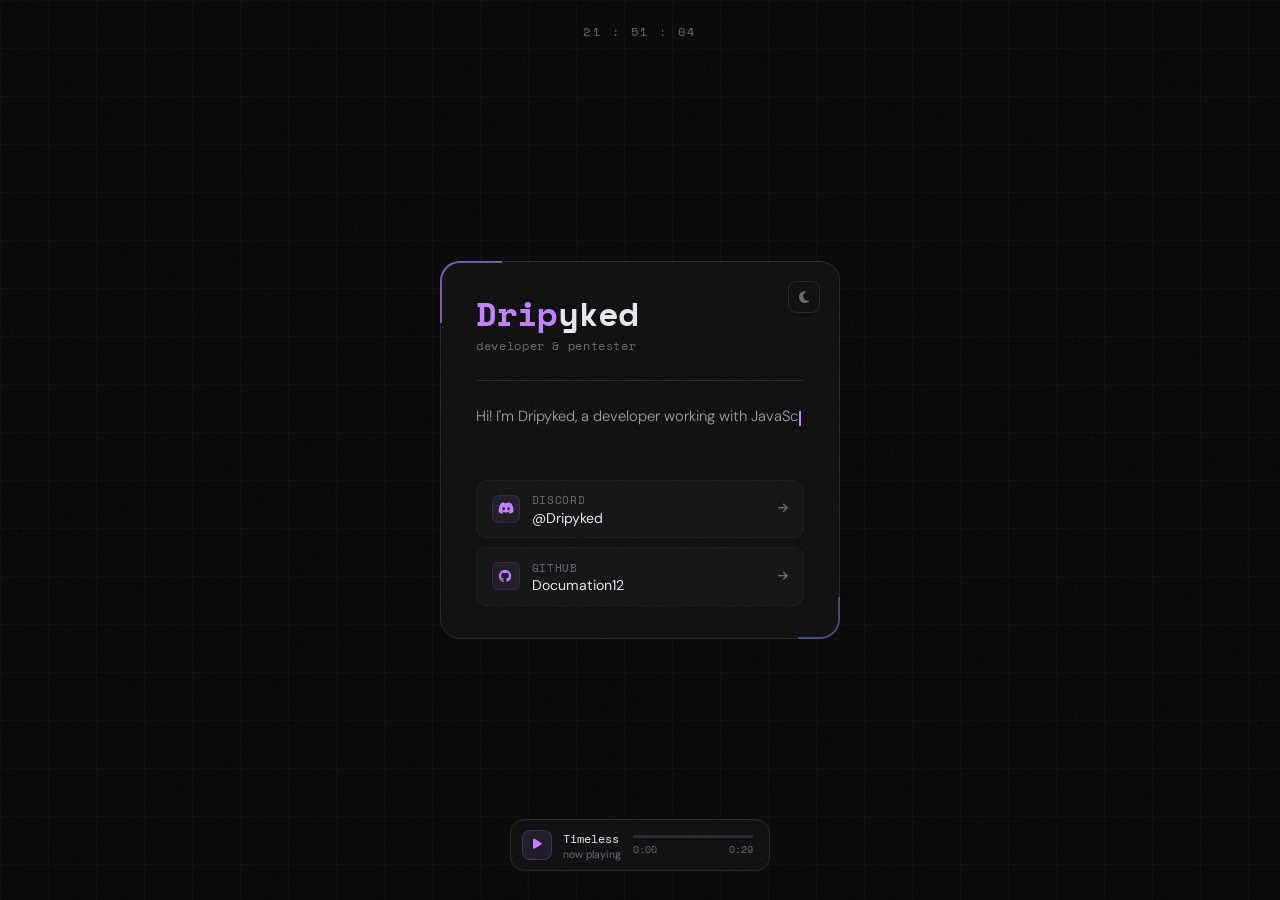
<file: index.html>
<!DOCTYPE html>
<html lang="en">

<head>
  <meta charset="UTF-8">
  <meta name="viewport" content="width=device-width, initial-scale=1.0">
  <title></title>
  <link rel="preconnect" href="https://fonts.googleapis.com">
  <link rel="preconnect" href="https://fonts.gstatic.com" crossorigin>
  <link
    href="https://fonts.googleapis.com/css2?family=Space+Mono:wght@400;700&family=DM+Sans:wght@300;400;500&display=swap"
    rel="stylesheet">
  <link rel="stylesheet" href="https://cdnjs.cloudflare.com/ajax/libs/font-awesome/6.4.0/css/all.min.css">
  <style>
    :root {
      --bg: #0a0a0b;
      --surface: #111113;
      --surface2: #161618;
      --border: #1e1e21;
      --border2: #2a2a2e;
      --text: #e8e8ec;
      --muted: #6b6b75;
      --accent: #c084fc;
      --accent2: #818cf8;
      --glow: rgba(192, 132, 252, 0.12);
    }

    * {
      box-sizing: border-box;
      margin: 0;
      padding: 0;
    }

    body {
      min-height: 100vh;
      background: var(--bg);
      color: var(--text);
      font-family: 'DM Sans', sans-serif;
      overflow-x: hidden;
      user-select: none;
    }

    input,
    textarea,
    code,
    pre {
      user-select: text;
    }

    /* Noise overlay */
    body::before {
      content: '';
      position: fixed;
      inset: 0;
      background-image: url("data:image/svg+xml,%3Csvg viewBox='0 0 256 256' xmlns='http://www.w3.org/2000/svg'%3E%3Cfilter id='noise'%3E%3CfeTurbulence type='fractalNoise' baseFrequency='0.9' numOctaves='4' stitchTiles='stitch'/%3E%3C/filter%3E%3Crect width='100%25' height='100%25' filter='url(%23noise)' opacity='1'/%3E%3C/svg%3E");
      opacity: 0.022;
      pointer-events: none;
      z-index: 999;
    }

    /* Grid lines background */
    body::after {
      content: '';
      position: fixed;
      inset: 0;
      background-image:
        linear-gradient(var(--border) 1px, transparent 1px),
        linear-gradient(90deg, var(--border) 1px, transparent 1px);
      background-size: 48px 48px;
      opacity: 0.35;
      pointer-events: none;
      z-index: 0;
    }

    .clock {
      position: fixed;
      top: 1.4rem;
      left: 50%;
      transform: translateX(-50%);
      font-family: 'Space Mono', monospace;
      font-size: 0.78rem;
      color: var(--muted);
      letter-spacing: 0.2em;
      z-index: 100;
      pointer-events: none;
    }

    .theme-btn {
      position: absolute;
      top: 1.2rem;
      right: 1.2rem;
      background: none;
      border: 1px solid var(--border2);
      color: var(--muted);
      width: 32px;
      height: 32px;
      border-radius: 8px;
      cursor: pointer;
      font-size: 0.85rem;
      display: flex;
      align-items: center;
      justify-content: center;
      transition: border-color 0.2s, color 0.2s;
      z-index: 10;
    }

    .theme-btn:hover {
      border-color: var(--accent);
      color: var(--accent);
    }

    .wrap {
      min-height: 100vh;
      display: flex;
      align-items: center;
      justify-content: center;
      padding: 2rem;
      position: relative;
      z-index: 10;
    }

    .card {
      width: 100%;
      max-width: 400px;
      background: var(--surface);
      border: 1px solid var(--border2);
      border-radius: 20px;
      padding: 2.2rem 2.2rem 2rem;
      position: relative;
      animation: rise 0.7s cubic-bezier(0.16, 1, 0.3, 1) both;
    }

    /* Corner accent lines */
    .card::before {
      content: '';
      position: absolute;
      top: -1px;
      left: -1px;
      width: 60px;
      height: 60px;
      border-top: 2px solid var(--accent);
      border-left: 2px solid var(--accent);
      border-radius: 20px 0 0 0;
      opacity: 0.6;
    }

    .card::after {
      content: '';
      position: absolute;
      bottom: -1px;
      right: -1px;
      width: 40px;
      height: 40px;
      border-bottom: 2px solid var(--accent2);
      border-right: 2px solid var(--accent2);
      border-radius: 0 0 20px 0;
      opacity: 0.4;
    }

    @keyframes rise {
      from {
        opacity: 0;
        transform: translateY(28px) scale(0.97);
      }

      to {
        opacity: 1;
        transform: translateY(0) scale(1);
      }
    }

    h1 {
      font-family: 'Space Mono', monospace;
      font-size: 2.1rem;
      font-weight: 700;
      color: var(--text);
      letter-spacing: -0.02em;
      line-height: 1;
      margin-bottom: 0.3rem;
    }

    h1 span {
      color: var(--accent);
    }

    .subtitle {
      font-size: 0.78rem;
      color: var(--muted);
      font-family: 'Space Mono', monospace;
      letter-spacing: 0.05em;
      margin-bottom: 1.6rem;
    }

    .divider {
      height: 1px;
      background: var(--border2);
      margin-bottom: 1.4rem;
    }

    .about {
      font-size: 0.92rem;
      color: #a0a0aa;
      line-height: 1.7;
      margin-bottom: 1.8rem;
      min-height: 3.2em;
      font-weight: 300;
    }

    .cursor {
      display: inline-block;
      width: 2px;
      height: 1em;
      background: var(--accent);
      vertical-align: text-bottom;
      animation: blink 1s step-end infinite;
      margin-left: 1px;
    }

    @keyframes blink {

      0%,
      100% {
        opacity: 1
      }

      50% {
        opacity: 0
      }
    }

    .links {
      display: flex;
      flex-direction: column;
      gap: 0.55rem;
    }

    .link-item {
      display: flex;
      align-items: center;
      gap: 0.75rem;
      background: var(--surface2);
      border: 1px solid var(--border);
      border-radius: 10px;
      padding: 0.65rem 0.9rem;
      text-decoration: none;
      color: var(--text);
      font-size: 0.88rem;
      transition: border-color 0.2s, background 0.2s, transform 0.2s;
      position: relative;
      overflow: hidden;
    }

    .link-item::before {
      content: '';
      position: absolute;
      left: 0;
      top: 0;
      bottom: 0;
      width: 2px;
      background: var(--accent);
      opacity: 0;
      transition: opacity 0.2s;
    }

    .link-item:hover {
      border-color: var(--border2);
      background: #1a1a1c;
      transform: translateX(3px);
    }

    .link-item:hover::before {
      opacity: 1;
    }

    .link-icon {
      width: 28px;
      height: 28px;
      border-radius: 7px;
      background: rgba(192, 132, 252, 0.08);
      border: 1px solid rgba(192, 132, 252, 0.12);
      display: flex;
      align-items: center;
      justify-content: center;
      font-size: 0.82rem;
      color: var(--accent);
      flex-shrink: 0;
    }

    .link-label {
      display: flex;
      flex-direction: column;
      gap: 0.05rem;
      flex: 1;
    }

    .link-label span:first-child {
      font-size: 0.7rem;
      color: var(--muted);
      font-family: 'Space Mono', monospace;
      letter-spacing: 0.06em;
      text-transform: uppercase;
    }

    .link-label span:last-child {
      color: var(--text);
      font-size: 0.88rem;
    }

    .link-arrow {
      color: var(--muted);
      font-size: 0.7rem;
      transition: color 0.2s, transform 0.2s;
    }

    .link-item:hover .link-arrow {
      color: var(--accent);
      transform: translateX(2px);
    }

    /* Player */
    .player {
      position: fixed;
      bottom: 1.8rem;
      left: 50%;
      transform: translateX(-50%);
      background: var(--surface);
      border: 1px solid var(--border2);
      border-radius: 14px;
      display: flex;
      align-items: center;
      gap: 0.7rem;
      padding: 0.55rem 1rem 0.55rem 0.7rem;
      z-index: 100;
      min-width: 260px;
      max-width: 92vw;
      animation: slideUp 0.6s 0.4s cubic-bezier(0.16, 1, 0.3, 1) both;
    }

    @keyframes slideUp {
      from {
        opacity: 0;
        transform: translateX(-50%) translateY(20px);
      }

      to {
        opacity: 1;
        transform: translateX(-50%) translateY(0);
      }
    }

    .play-btn {
      background: rgba(192, 132, 252, 0.1);
      border: 1px solid rgba(192, 132, 252, 0.2);
      color: var(--accent);
      width: 30px;
      height: 30px;
      border-radius: 8px;
      cursor: pointer;
      font-size: 0.72rem;
      display: flex;
      align-items: center;
      justify-content: center;
      transition: background 0.2s, border-color 0.2s;
      flex-shrink: 0;
    }

    .play-btn:hover {
      background: rgba(192, 132, 252, 0.18);
      border-color: rgba(192, 132, 252, 0.35);
    }

    .song-info {
      display: flex;
      flex-direction: column;
      gap: 0.05rem;
      min-width: 0;
    }

    .song-name {
      font-size: 0.78rem;
      color: var(--text);
      font-family: 'Space Mono', monospace;
      white-space: nowrap;
      overflow: hidden;
      text-overflow: ellipsis;
      max-width: 90px;
    }

    .song-sub {
      font-size: 0.65rem;
      color: var(--muted);
    }

    .prog-wrap {
      flex: 1;
      display: flex;
      flex-direction: column;
      gap: 0.25rem;
      min-width: 60px;
    }

    .prog-bar {
      height: 3px;
      background: var(--border2);
      border-radius: 2px;
      cursor: pointer;
      position: relative;
      overflow: hidden;
    }

    .prog-fill {
      height: 100%;
      background: linear-gradient(90deg, var(--accent), var(--accent2));
      width: 0%;
      border-radius: 2px;
      transition: width 0.2s linear;
    }

    .prog-times {
      display: flex;
      justify-content: space-between;
    }

    .prog-times span {
      font-size: 0.6rem;
      font-family: 'Space Mono', monospace;
      color: var(--muted);
    }

    audio {
      display: none;
    }

    /* Light mode */
    body.light {
      --bg: #f2f2f5;
      --surface: #ffffff;
      --surface2: #f7f7fa;
      --border: #e2e2e8;
      --border2: #d0d0d8;
      --text: #0f0f12;
      --muted: #888892;
      --accent: #7c3aed;
      --accent2: #4f46e5;
      --glow: rgba(124, 58, 237, 0.08);
    }

    body.light::after {
      opacity: 0.12;
    }

    @media (max-width: 480px) {
      .card {
        padding: 1.6rem 1.2rem 1.4rem;
      }

      h1 {
        font-size: 1.7rem;
      }

      .player {
        min-width: 220px;
      }
    }
  </style>
</head>

<body class="dark">

  <div class="clock" id="clock"></div>

  <div class="wrap">
    <div class="card">
      <button class="theme-btn" id="theme-btn" aria-label="toggle theme">
        <i id="theme-icon" class="fas fa-moon"></i>
      </button>

      <!-- <div class="tag"></div> -->
      <h1><span>Drip</span>yked</h1>
      <div class="subtitle">developer &amp; pentester</div>

      <div class="divider"></div>

      <p class="about" id="about"></p>

      <div class="links">
        <a href="https://discord.com/users/1141349369954717706" target="_blank" class="link-item">
          <div class="link-icon"><i class="fab fa-discord"></i></div>
          <div class="link-label">
            <span>Discord</span>
            <span>@Dripyked</span>
          </div>
          <i class="fas fa-arrow-right link-arrow"></i>
        </a>
        <a href="https://github.com/Documation12" target="_blank" class="link-item">
          <div class="link-icon"><i class="fab fa-github"></i></div>
          <div class="link-label">
            <span>GitHub</span>
            <span>Documation12</span>
          </div>
          <i class="fas fa-arrow-right link-arrow"></i>
        </a>
      </div>
    </div>
  </div>

  <div class="player">
    <button class="play-btn" id="play-btn" aria-label="play/pause">
      <i class="fas fa-play" id="play-icon"></i>
    </button>
    <div class="song-info">
      <div class="song-name">Timeless</div>
      <div class="song-sub">now playing</div>
    </div>
    <div class="prog-wrap">
      <div class="prog-bar" id="prog-bar">
        <div class="prog-fill" id="prog-fill"></div>
      </div>
      <div class="prog-times">
        <span id="time-cur">0:00</span>
        <span id="time-dur">0:00</span>
      </div>
    </div>
    <audio id="audio" src="Song.mp3" loop></audio>
  </div>

  <script>
    // Typing
    const text = "Hi! I'm Dripyked, a developer working with JavaScript, Luau, and Python. Learning C# and game hacking. I enjoy reverse engineering and pentesting authentication systems.";
    const el = document.getElementById('about');
    let i = 0;
    function type() {
      if (i <= text.length) {
        el.innerHTML = text.slice(0, i) + '<span class="cursor"></span>';
        i++;
        setTimeout(type, i === text.length ? 0 : 21);
      }
    }
    window.addEventListener('DOMContentLoaded', type);

    // Clock
    function tick() {
      const n = new Date();
      const pad = v => String(v).padStart(2, '0');
      document.getElementById('clock').textContent =
        `${pad(n.getHours())} : ${pad(n.getMinutes())} : ${pad(n.getSeconds())}`;
    }
    setInterval(tick, 1000); tick();

    // Theme
    const btn = document.getElementById('theme-btn');
    const icon = document.getElementById('theme-icon');
    let dark = localStorage.getItem('theme') !== 'light';
    function applyTheme(d) {
      document.body.className = d ? 'dark' : 'light';
      icon.className = d ? 'fas fa-moon' : 'fas fa-sun';
    }
    applyTheme(dark);
    btn.addEventListener('click', () => { dark = !dark; applyTheme(dark); localStorage.setItem('theme', dark ? 'dark' : 'light'); });

    // Player
    const audio = document.getElementById('audio');
    const playBtn = document.getElementById('play-btn');
    const playIcon = document.getElementById('play-icon');
    const progFill = document.getElementById('prog-fill');
    const progBar = document.getElementById('prog-bar');
    const timeCur = document.getElementById('time-cur');
    const timeDur = document.getElementById('time-dur');
    const fmt = s => `${Math.floor(s / 60)}:${String(Math.floor(s % 60)).padStart(2, '0')}`;
    playBtn.addEventListener('click', () => audio.paused ? audio.play() : audio.pause());
    audio.addEventListener('play', () => { playIcon.className = 'fas fa-pause'; });
    audio.addEventListener('pause', () => { playIcon.className = 'fas fa-play'; });
    audio.addEventListener('timeupdate', () => {
      const pct = (audio.currentTime / audio.duration) * 100 || 0;
      progFill.style.width = pct + '%';
      timeCur.textContent = fmt(audio.currentTime);
    });
    audio.addEventListener('loadedmetadata', () => { timeDur.textContent = fmt(audio.duration); });
    progBar.addEventListener('click', e => {
      const r = progBar.getBoundingClientRect();
      audio.currentTime = ((e.clientX - r.left) / r.width) * audio.duration;
    });

    // Title typer
    const t = '@dripyked'; let ti = 0;
    function typeTitle() {
      if (ti <= t.length) { document.title = t.slice(0, ti++); setTimeout(typeTitle, 90); }
    }
    window.addEventListener('DOMContentLoaded', typeTitle);
  </script>
</body>

</html>
</file>
